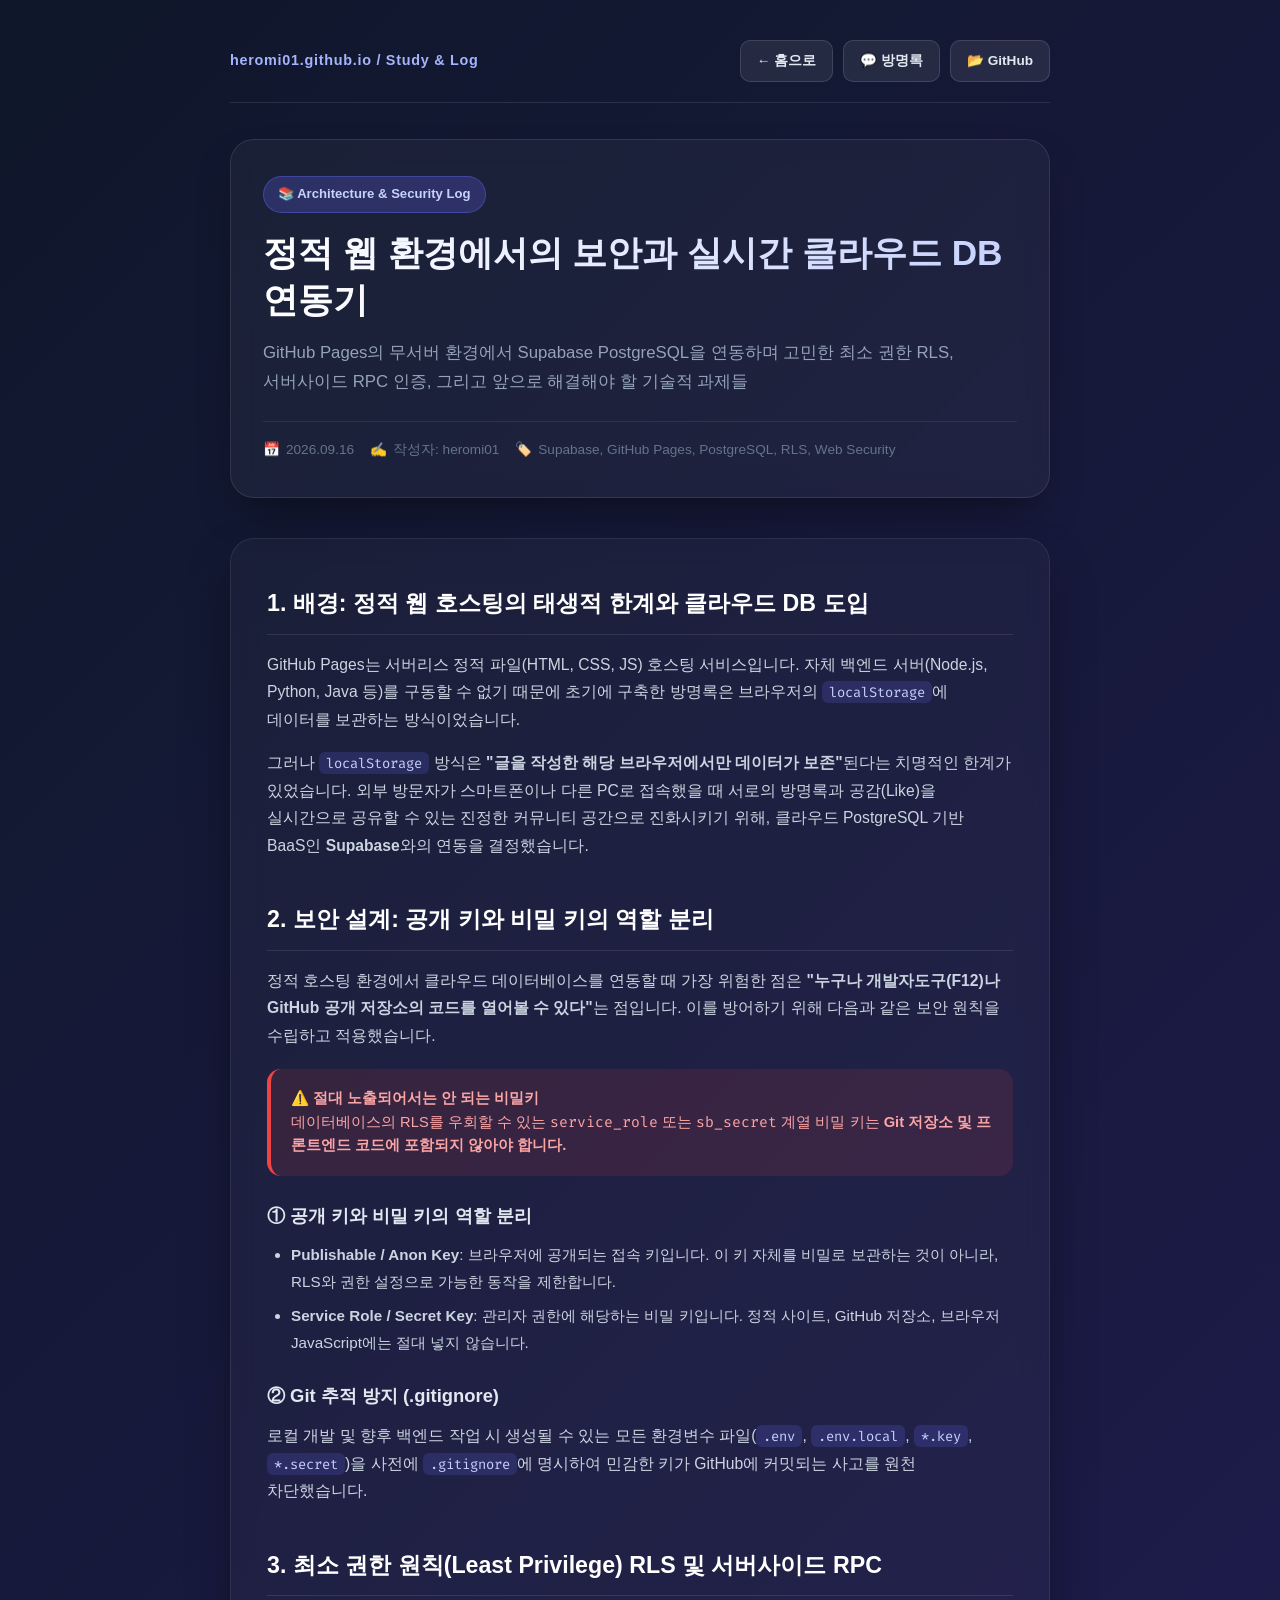
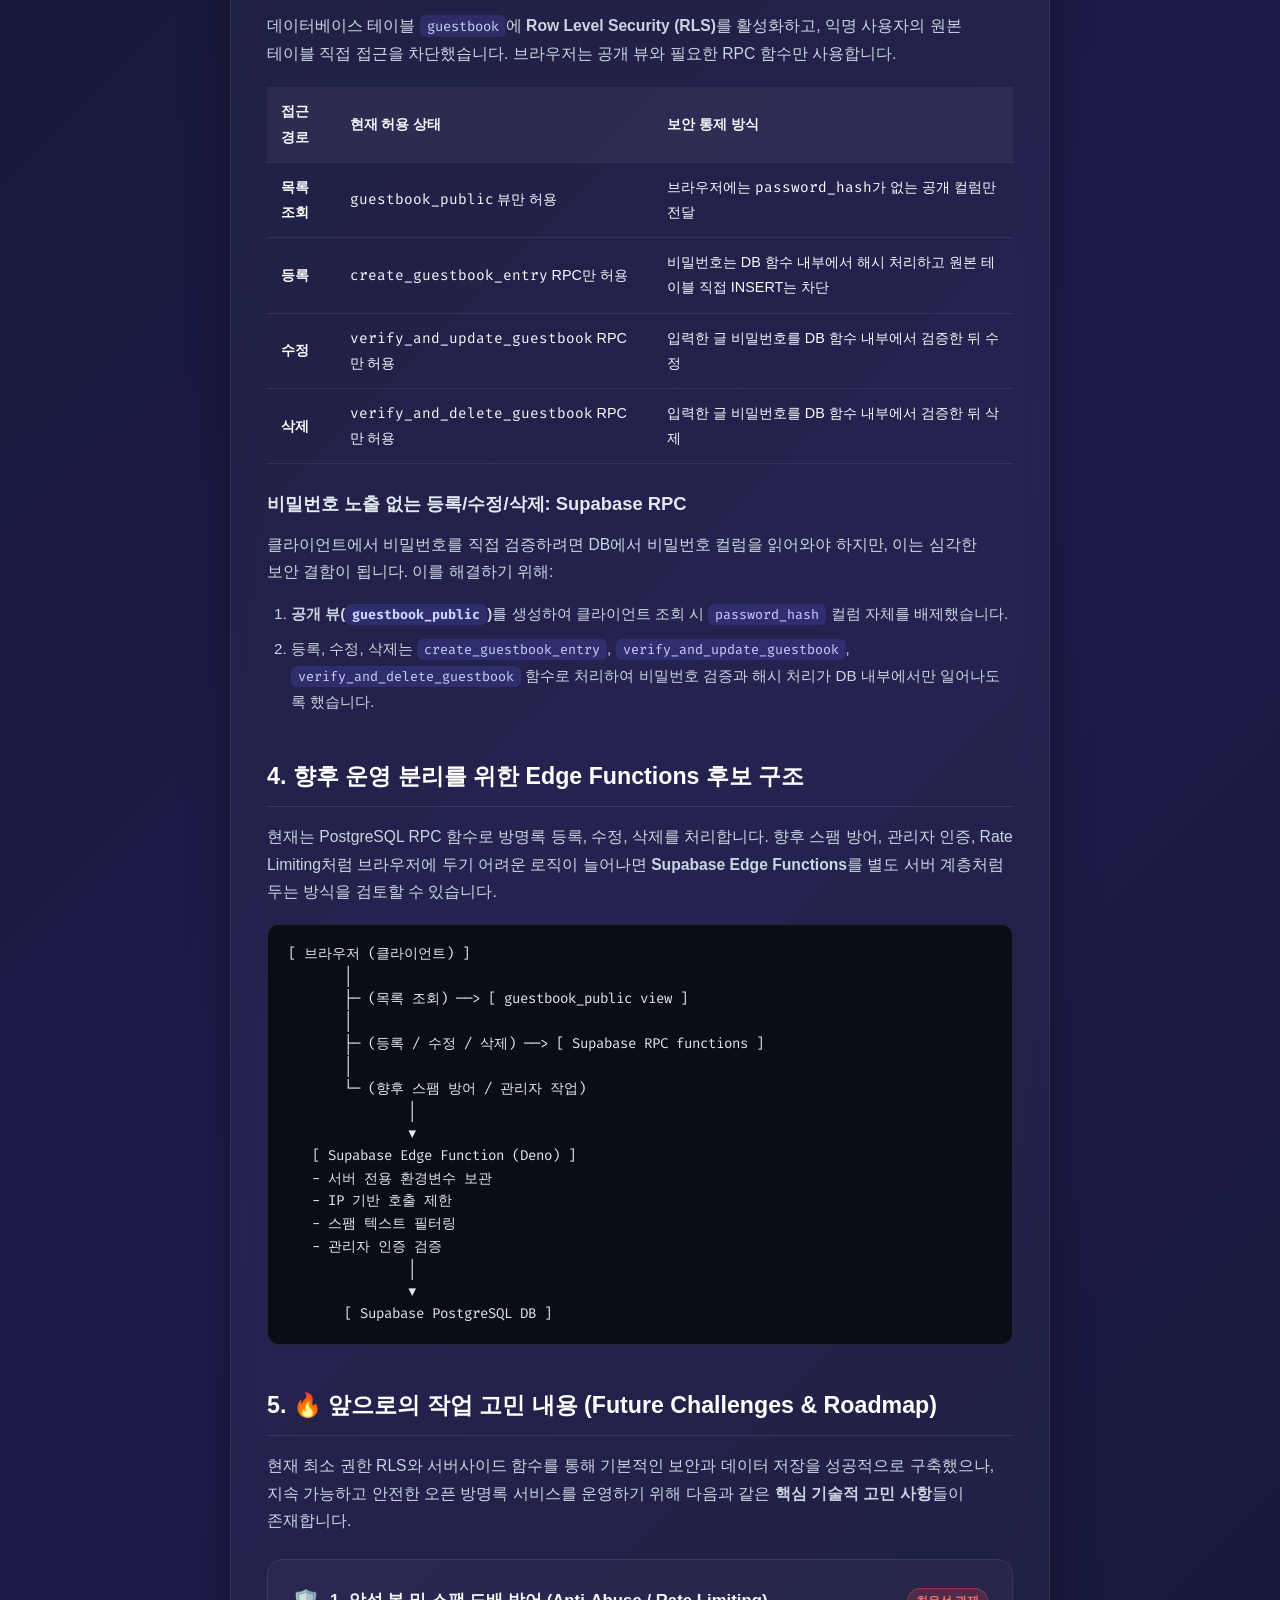
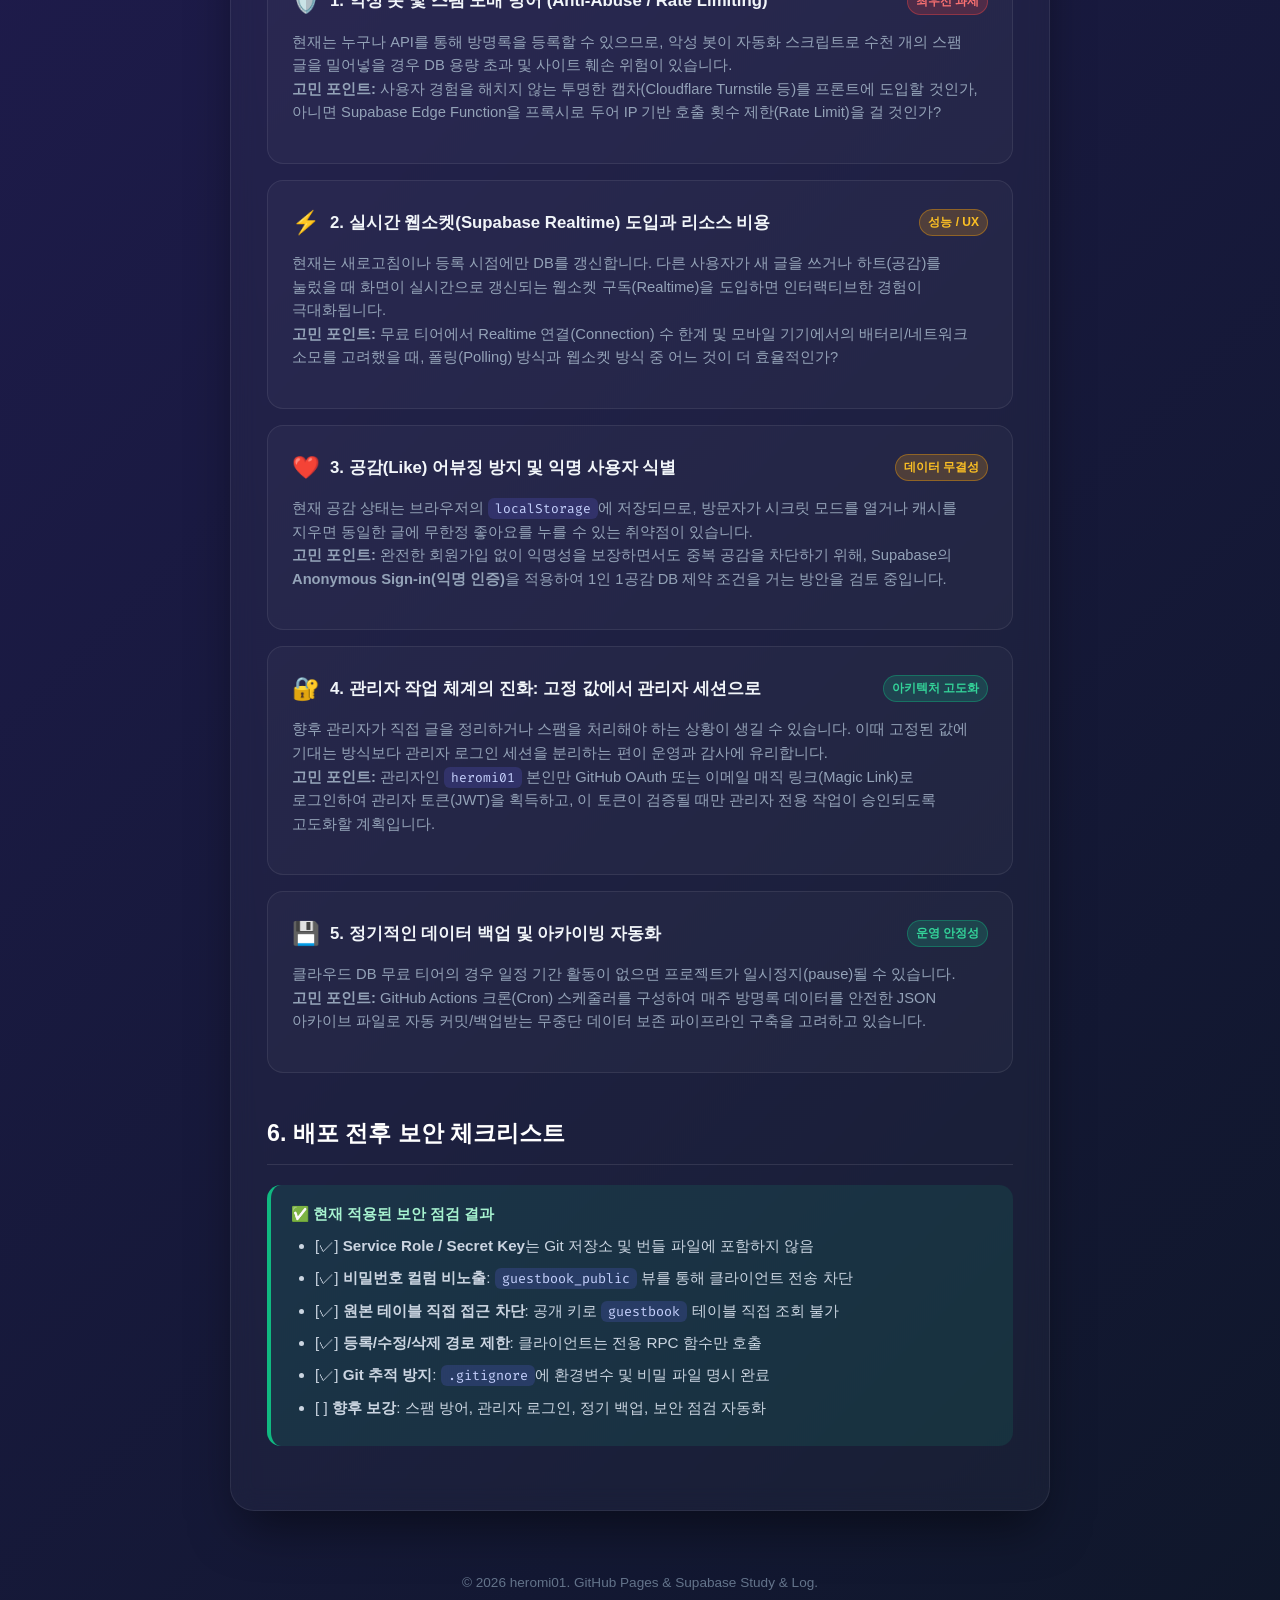
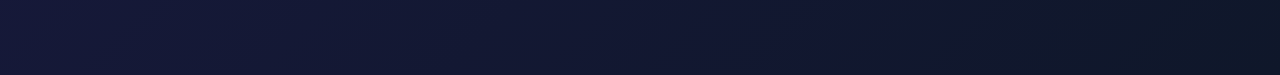
<file: pages/study-log.html>
<!DOCTYPE html>
<html lang="ko">
<head>
  <meta charset="UTF-8" />
  <meta name="viewport" content="width=device-width, initial-scale=1.0" />
  <title>Study & Log | heromi01</title>
  <link rel="preconnect" href="https://fonts.googleapis.com">
  <link rel="preconnect" href="https://fonts.gstatic.com" crossorigin>
  <link href="https://fonts.googleapis.com/css2?family=Pretendard:wght@300;400;500;600;700;800&family=Fira+Code:wght@400;500;600&display=swap" rel="stylesheet">
  <style>
    * {
      margin: 0;
      padding: 0;
      box-sizing: border-box;
      font-family: 'Pretendard', -apple-system, BlinkMacSystemFont, "Segoe UI", Roboto, sans-serif;
    }

    code, pre {
      font-family: 'Fira Code', Consolas, Monaco, monospace;
    }

    html {
      scroll-behavior: smooth;
    }

    body {
      min-height: 100vh;
      background: linear-gradient(135deg, #0f172a 0%, #1e1b4b 50%, #0f172a 100%);
      color: #f8fafc;
      padding: 40px 20px 80px;
      line-height: 1.75;
    }

    .container {
      max-width: 820px;
      margin: 0 auto;
    }

    /* Top Navigation */
    .top-nav {
      display: flex;
      align-items: center;
      justify-content: space-between;
      margin-bottom: 36px;
      padding-bottom: 20px;
      border-bottom: 1px solid rgba(255, 255, 255, 0.1);
      flex-wrap: wrap;
      gap: 12px;
    }

    .nav-links {
      display: flex;
      gap: 10px;
    }

    .btn-nav {
      display: inline-flex;
      align-items: center;
      gap: 6px;
      padding: 8px 16px;
      background: rgba(255, 255, 255, 0.08);
      color: #e2e8f0;
      border: 1px solid rgba(255, 255, 255, 0.12);
      border-radius: 10px;
      text-decoration: none;
      font-size: 0.85rem;
      font-weight: 600;
      transition: all 0.2s ease;
    }

    .btn-nav:hover {
      background: rgba(255, 255, 255, 0.16);
      transform: translateY(-2px);
      color: #ffffff;
    }

    .site-brand {
      font-size: 0.9rem;
      font-weight: 700;
      color: #a5b4fc;
      letter-spacing: 0.05em;
    }

    /* Article Header */
    .article-header {
      background: rgba(255, 255, 255, 0.04);
      border: 1px solid rgba(255, 255, 255, 0.1);
      border-radius: 24px;
      padding: 36px 32px;
      margin-bottom: 40px;
      box-shadow: 0 20px 40px -15px rgba(0, 0, 0, 0.5);
      backdrop-filter: blur(12px);
    }

    .category-badge {
      display: inline-block;
      padding: 6px 14px;
      background: rgba(99, 102, 241, 0.25);
      border: 1px solid rgba(99, 102, 241, 0.4);
      color: #c7d2fe;
      border-radius: 9999px;
      font-size: 0.82rem;
      font-weight: 600;
      margin-bottom: 16px;
    }

    .article-title {
      font-size: 2.2rem;
      font-weight: 800;
      line-height: 1.35;
      margin-bottom: 14px;
      background: linear-gradient(to right, #ffffff, #c7d2fe);
      -webkit-background-clip: text;
      -webkit-text-fill-color: transparent;
      word-break: keep-all;
    }

    .article-subtitle {
      font-size: 1.05rem;
      color: #94a3b8;
      margin-bottom: 24px;
      word-break: keep-all;
    }

    .article-meta {
      display: flex;
      align-items: center;
      gap: 16px;
      font-size: 0.85rem;
      color: #64748b;
      border-top: 1px solid rgba(255, 255, 255, 0.08);
      padding-top: 16px;
      flex-wrap: wrap;
    }

    .meta-item {
      display: flex;
      align-items: center;
      gap: 6px;
    }

    /* Content Layout */
    .content-body {
      background: rgba(255, 255, 255, 0.03);
      border: 1px solid rgba(255, 255, 255, 0.08);
      border-radius: 24px;
      padding: 44px 36px;
      box-shadow: 0 25px 50px -12px rgba(0, 0, 0, 0.5);
      backdrop-filter: blur(12px);
    }

    h2 {
      font-size: 1.45rem;
      font-weight: 800;
      color: #ffffff;
      margin-top: 40px;
      margin-bottom: 16px;
      padding-bottom: 10px;
      border-bottom: 1px solid rgba(255, 255, 255, 0.1);
      display: flex;
      align-items: center;
      gap: 10px;
    }

    h2:first-of-type {
      margin-top: 0;
    }

    h3 {
      font-size: 1.15rem;
      font-weight: 700;
      color: #e2e8f0;
      margin-top: 24px;
      margin-bottom: 10px;
    }

    p {
      color: #cbd5e1;
      font-size: 0.98rem;
      margin-bottom: 16px;
      word-break: keep-all;
    }

    ul, ol {
      color: #cbd5e1;
      font-size: 0.95rem;
      margin-bottom: 20px;
      padding-left: 24px;
    }

    li {
      margin-bottom: 8px;
    }

    /* Callout Boxes */
    .callout {
      border-radius: 14px;
      padding: 18px 20px;
      margin: 20px 0;
      font-size: 0.92rem;
      line-height: 1.6;
    }

    .callout-tip {
      background: rgba(16, 185, 129, 0.12);
      border-left: 4px solid #10b981;
      color: #a7f3d0;
    }

    .callout-warning {
      background: rgba(245, 158, 11, 0.12);
      border-left: 4px solid #f59e0b;
      color: #fde68a;
    }

    .callout-info {
      background: rgba(99, 102, 241, 0.12);
      border-left: 4px solid #6366f1;
      color: #c7d2fe;
    }

    .callout-danger {
      background: rgba(239, 68, 68, 0.12);
      border-left: 4px solid #ef4444;
      color: #fca5a5;
    }

    /* Code Blocks */
    pre {
      background: #090d16;
      border: 1px solid rgba(255, 255, 255, 0.1);
      border-radius: 12px;
      padding: 18px 20px;
      overflow-x: auto;
      margin: 18px 0;
      font-size: 0.88rem;
      line-height: 1.6;
      color: #e2e8f0;
    }

    p code, li code {
      background: rgba(99, 102, 241, 0.2);
      color: #c7d2fe;
      padding: 2px 7px;
      border-radius: 6px;
      font-size: 0.88em;
    }

    /* Table Styles */
    .table-wrapper {
      overflow-x: auto;
      margin: 20px 0;
    }

    table {
      width: 100%;
      border-collapse: collapse;
      font-size: 0.9rem;
      text-align: left;
    }

    th, td {
      padding: 12px 14px;
      border-bottom: 1px solid rgba(255, 255, 255, 0.08);
    }

    th {
      background: rgba(255, 255, 255, 0.05);
      color: #f1f5f9;
      font-weight: 700;
    }

    tr:hover td {
      background: rgba(255, 255, 255, 0.02);
    }

    /* Future Challenges Grid */
    .challenges-grid {
      display: grid;
      grid-template-columns: 1fr;
      gap: 16px;
      margin: 24px 0;
    }

    .challenge-card {
      background: rgba(255, 255, 255, 0.03);
      border: 1px solid rgba(255, 255, 255, 0.08);
      border-radius: 16px;
      padding: 22px 24px;
      transition: all 0.3s ease;
    }

    .challenge-card:hover {
      border-color: rgba(99, 102, 241, 0.4);
      background: rgba(255, 255, 255, 0.05);
      transform: translateY(-2px);
    }

    .challenge-header {
      display: flex;
      align-items: center;
      gap: 10px;
      margin-bottom: 10px;
    }

    .challenge-icon {
      font-size: 1.4rem;
    }

    .challenge-title {
      font-size: 1.05rem;
      font-weight: 700;
      color: #f1f5f9;
    }

    .challenge-badge {
      font-size: 0.75rem;
      padding: 2px 8px;
      border-radius: 9999px;
      font-weight: 600;
      margin-left: auto;
    }

    .badge-urgent {
      background: rgba(239, 68, 68, 0.2);
      color: #f87171;
      border: 1px solid rgba(239, 68, 68, 0.4);
    }

    .badge-medium {
      background: rgba(245, 158, 11, 0.2);
      color: #fbbf24;
      border: 1px solid rgba(245, 158, 11, 0.4);
    }

    .badge-future {
      background: rgba(16, 185, 129, 0.2);
      color: #34d399;
      border: 1px solid rgba(16, 185, 129, 0.4);
    }

    .challenge-desc {
      font-size: 0.92rem;
      color: #94a3b8;
      line-height: 1.6;
    }

    /* Footer */
    footer {
      margin-top: 60px;
      text-align: center;
      font-size: 0.85rem;
      color: #64748b;
    }

    @media (max-width: 640px) {
      body {
        padding: 20px 14px 60px;
      }
      .article-header {
        padding: 24px 20px;
      }
      .article-title {
        font-size: 1.7rem;
      }
      .content-body {
        padding: 28px 20px;
      }
    }
  </style>
</head>
<body>
  <div class="container">
    <!-- Navigation Bar -->
    <nav class="top-nav">
      <div class="site-brand">heromi01.github.io / Study & Log</div>
      <div class="nav-links">
        <a href="../index.html" class="btn-nav">← 홈으로</a>
        <a href="guestbook.html" class="btn-nav">💬 방명록</a>
        <a href="https://github.com/heromi01/heromi01.github.io" target="_blank" rel="noopener noreferrer" class="btn-nav">📂 GitHub</a>
      </div>
    </nav>

    <!-- Header Section -->
    <header class="article-header">
      <span class="category-badge">📚 Architecture & Security Log</span>
      <h1 class="article-title">정적 웹 환경에서의 보안과 실시간 클라우드 DB 연동기</h1>
      <p class="article-subtitle">
        GitHub Pages의 무서버 환경에서 Supabase PostgreSQL을 연동하며 고민한 최소 권한 RLS, 서버사이드 RPC 인증, 그리고 앞으로 해결해야 할 기술적 과제들
      </p>
      <div class="article-meta">
        <div class="meta-item">📅 <span>2026.09.16</span></div>
        <div class="meta-item">✍️ <span>작성자: heromi01</span></div>
        <div class="meta-item">🏷️ <span>Supabase, GitHub Pages, PostgreSQL, RLS, Web Security</span></div>
      </div>
    </header>

    <!-- Main Content Body -->
    <main class="content-body">
      <!-- Section 1 -->
      <h2>1. 배경: 정적 웹 호스팅의 태생적 한계와 클라우드 DB 도입</h2>
      <p>
        GitHub Pages는 서버리스 정적 파일(HTML, CSS, JS) 호스팅 서비스입니다. 
        자체 백엔드 서버(Node.js, Python, Java 등)를 구동할 수 없기 때문에 초기에 구축한 방명록은 브라우저의 <code>localStorage</code>에 데이터를 보관하는 방식이었습니다.
      </p>
      <p>
        그러나 <code>localStorage</code> 방식은 <strong>"글을 작성한 해당 브라우저에서만 데이터가 보존"</strong>된다는 치명적인 한계가 있었습니다. 
        외부 방문자가 스마트폰이나 다른 PC로 접속했을 때 서로의 방명록과 공감(Like)을 실시간으로 공유할 수 있는 진정한 커뮤니티 공간으로 진화시키기 위해, 클라우드 PostgreSQL 기반 BaaS인 <strong>Supabase</strong>와의 연동을 결정했습니다.
      </p>

      <!-- Section 2 -->
      <h2>2. 보안 설계: 공개 키와 비밀 키의 역할 분리</h2>
      <p>
        정적 호스팅 환경에서 클라우드 데이터베이스를 연동할 때 가장 위험한 점은 <strong>"누구나 개발자도구(F12)나 GitHub 공개 저장소의 코드를 열어볼 수 있다"</strong>는 점입니다. 이를 방어하기 위해 다음과 같은 보안 원칙을 수립하고 적용했습니다.
      </p>

      <div class="callout callout-danger">
        <strong>⚠️ 절대 노출되어서는 안 되는 비밀키</strong><br>
        데이터베이스의 RLS를 우회할 수 있는 <code>service_role</code> 또는 <code>sb_secret</code> 계열 비밀 키는 <strong>Git 저장소 및 프론트엔드 코드에 포함되지 않아야 합니다.</strong>
      </div>

      <h3>① 공개 키와 비밀 키의 역할 분리</h3>
      <ul>
        <li><strong>Publishable / Anon Key</strong>: 브라우저에 공개되는 접속 키입니다. 이 키 자체를 비밀로 보관하는 것이 아니라, RLS와 권한 설정으로 가능한 동작을 제한합니다.</li>
        <li><strong>Service Role / Secret Key</strong>: 관리자 권한에 해당하는 비밀 키입니다. 정적 사이트, GitHub 저장소, 브라우저 JavaScript에는 절대 넣지 않습니다.</li>
      </ul>

      <h3>② Git 추적 방지 (.gitignore)</h3>
      <p>
        로컬 개발 및 향후 백엔드 작업 시 생성될 수 있는 모든 환경변수 파일(<code>.env</code>, <code>.env.local</code>, <code>*.key</code>, <code>*.secret</code>)을 사전에 <code>.gitignore</code>에 명시하여 민감한 키가 GitHub에 커밋되는 사고를 원천 차단했습니다.
      </p>

      <!-- Section 3 -->
      <h2>3. 최소 권한 원칙(Least Privilege) RLS 및 서버사이드 RPC</h2>
      <p>
        데이터베이스 테이블 <code>guestbook</code>에 <strong>Row Level Security (RLS)</strong>를 활성화하고, 익명 사용자의 원본 테이블 직접 접근을 차단했습니다. 브라우저는 공개 뷰와 필요한 RPC 함수만 사용합니다.
      </p>

      <div class="table-wrapper">
        <table>
          <thead>
            <tr>
              <th>접근 경로</th>
              <th>현재 허용 상태</th>
              <th>보안 통제 방식</th>
            </tr>
          </thead>
          <tbody>
            <tr>
              <td><strong>목록 조회</strong></td>
              <td><code>guestbook_public</code> 뷰만 허용</td>
              <td>브라우저에는 <code>password_hash</code>가 없는 공개 컬럼만 전달</td>
            </tr>
            <tr>
              <td><strong>등록</strong></td>
              <td><code>create_guestbook_entry</code> RPC만 허용</td>
              <td>비밀번호는 DB 함수 내부에서 해시 처리하고 원본 테이블 직접 INSERT는 차단</td>
            </tr>
            <tr>
              <td><strong>수정</strong></td>
              <td><code>verify_and_update_guestbook</code> RPC만 허용</td>
              <td>입력한 글 비밀번호를 DB 함수 내부에서 검증한 뒤 수정</td>
            </tr>
            <tr>
              <td><strong>삭제</strong></td>
              <td><code>verify_and_delete_guestbook</code> RPC만 허용</td>
              <td>입력한 글 비밀번호를 DB 함수 내부에서 검증한 뒤 삭제</td>
            </tr>
          </tbody>
        </table>
      </div>

      <h3>비밀번호 노출 없는 등록/수정/삭제: Supabase RPC</h3>
      <p>
        클라이언트에서 비밀번호를 직접 검증하려면 DB에서 비밀번호 컬럼을 읽어와야 하지만, 이는 심각한 보안 결함이 됩니다.
        이를 해결하기 위해:
      </p>
      <ol>
        <li><strong>공개 뷰(<code>guestbook_public</code>)</strong>를 생성하여 클라이언트 조회 시 <code>password_hash</code> 컬럼 자체를 배제했습니다.</li>
        <li>등록, 수정, 삭제는 <code>create_guestbook_entry</code>, <code>verify_and_update_guestbook</code>, <code>verify_and_delete_guestbook</code> 함수로 처리하여 비밀번호 검증과 해시 처리가 DB 내부에서만 일어나도록 했습니다.</li>
      </ol>

      <!-- Section 4 -->
      <h2>4. 향후 운영 분리를 위한 Edge Functions 후보 구조</h2>
      <p>
        현재는 PostgreSQL RPC 함수로 방명록 등록, 수정, 삭제를 처리합니다. 향후 스팸 방어, 관리자 인증, Rate Limiting처럼 브라우저에 두기 어려운 로직이 늘어나면 <strong>Supabase Edge Functions</strong>를 별도 서버 계층처럼 두는 방식을 검토할 수 있습니다.
      </p>

      <pre><code>[ 브라우저 (클라이언트) ]
       │
       ├─ (목록 조회) ──> [ guestbook_public view ]
       │
       ├─ (등록 / 수정 / 삭제) ──> [ Supabase RPC functions ]
       │
       └─ (향후 스팸 방어 / 관리자 작업)
               │
               ▼
   [ Supabase Edge Function (Deno) ]
   - 서버 전용 환경변수 보관
   - IP 기반 호출 제한
   - 스팸 텍스트 필터링
   - 관리자 인증 검증
               │
               ▼
       [ Supabase PostgreSQL DB ]</code></pre>

      <!-- Section 5: 핵심 요구사항 (앞으로의 작업 고민 내용) -->
      <h2>5. 🔥 앞으로의 작업 고민 내용 (Future Challenges & Roadmap)</h2>
      <p>
        현재 최소 권한 RLS와 서버사이드 함수를 통해 기본적인 보안과 데이터 저장을 성공적으로 구축했으나, 지속 가능하고 안전한 오픈 방명록 서비스를 운영하기 위해 다음과 같은 <strong>핵심 기술적 고민 사항</strong>들이 존재합니다.
      </p>

      <div class="challenges-grid">
        <!-- Challenge 1 -->
        <div class="challenge-card">
          <div class="challenge-header">
            <span class="challenge-icon">🛡️</span>
            <span class="challenge-title">1. 악성 봇 및 스팸 도배 방어 (Anti-Abuse / Rate Limiting)</span>
            <span class="challenge-badge badge-urgent">최우선 과제</span>
          </div>
          <p class="challenge-desc">
            현재는 누구나 API를 통해 방명록을 등록할 수 있으므로, 악성 봇이 자동화 스크립트로 수천 개의 스팸 글을 밀어넣을 경우 DB 용량 초과 및 사이트 훼손 위험이 있습니다.<br>
            <strong>고민 포인트:</strong> 사용자 경험을 해치지 않는 투명한 캡차(Cloudflare Turnstile 등)를 프론트에 도입할 것인가, 아니면 Supabase Edge Function을 프록시로 두어 IP 기반 호출 횟수 제한(Rate Limit)을 걸 것인가?
          </p>
        </div>

        <!-- Challenge 2 -->
        <div class="challenge-card">
          <div class="challenge-header">
            <span class="challenge-icon">⚡</span>
            <span class="challenge-title">2. 실시간 웹소켓(Supabase Realtime) 도입과 리소스 비용</span>
            <span class="challenge-badge badge-medium">성능 / UX</span>
          </div>
          <p class="challenge-desc">
            현재는 새로고침이나 등록 시점에만 DB를 갱신합니다. 다른 사용자가 새 글을 쓰거나 하트(공감)를 눌렀을 때 화면이 실시간으로 갱신되는 웹소켓 구독(Realtime)을 도입하면 인터랙티브한 경험이 극대화됩니다.<br>
            <strong>고민 포인트:</strong> 무료 티어에서 Realtime 연결(Connection) 수 한계 및 모바일 기기에서의 배터리/네트워크 소모를 고려했을 때, 폴링(Polling) 방식과 웹소켓 방식 중 어느 것이 더 효율적인가?
          </p>
        </div>

        <!-- Challenge 3 -->
        <div class="challenge-card">
          <div class="challenge-header">
            <span class="challenge-icon">❤️</span>
            <span class="challenge-title">3. 공감(Like) 어뷰징 방지 및 익명 사용자 식별</span>
            <span class="challenge-badge badge-medium">데이터 무결성</span>
          </div>
          <p class="challenge-desc">
            현재 공감 상태는 브라우저의 <code>localStorage</code>에 저장되므로, 방문자가 시크릿 모드를 열거나 캐시를 지우면 동일한 글에 무한정 좋아요를 누를 수 있는 취약점이 있습니다.<br>
            <strong>고민 포인트:</strong> 완전한 회원가입 없이 익명성을 보장하면서도 중복 공감을 차단하기 위해, Supabase의 <strong>Anonymous Sign-in(익명 인증)</strong>을 적용하여 1인 1공감 DB 제약 조건을 거는 방안을 검토 중입니다.
          </p>
        </div>

        <!-- Challenge 4 -->
        <div class="challenge-card">
          <div class="challenge-header">
            <span class="challenge-icon">🔐</span>
            <span class="challenge-title">4. 관리자 작업 체계의 진화: 고정 값에서 관리자 세션으로</span>
            <span class="challenge-badge badge-future">아키텍처 고도화</span>
          </div>
          <p class="challenge-desc">
            향후 관리자가 직접 글을 정리하거나 스팸을 처리해야 하는 상황이 생길 수 있습니다. 이때 고정된 값에 기대는 방식보다 관리자 로그인 세션을 분리하는 편이 운영과 감사에 유리합니다.<br>
            <strong>고민 포인트:</strong> 관리자인 <code>heromi01</code> 본인만 GitHub OAuth 또는 이메일 매직 링크(Magic Link)로 로그인하여 관리자 토큰(JWT)을 획득하고, 이 토큰이 검증될 때만 관리자 전용 작업이 승인되도록 고도화할 계획입니다.
          </p>
        </div>

        <!-- Challenge 5 -->
        <div class="challenge-card">
          <div class="challenge-header">
            <span class="challenge-icon">💾</span>
            <span class="challenge-title">5. 정기적인 데이터 백업 및 아카이빙 자동화</span>
            <span class="challenge-badge badge-future">운영 안정성</span>
          </div>
          <p class="challenge-desc">
            클라우드 DB 무료 티어의 경우 일정 기간 활동이 없으면 프로젝트가 일시정지(pause)될 수 있습니다.<br>
            <strong>고민 포인트:</strong> GitHub Actions 크론(Cron) 스케줄러를 구성하여 매주 방명록 데이터를 안전한 JSON 아카이브 파일로 자동 커밋/백업받는 무중단 데이터 보존 파이프라인 구축을 고려하고 있습니다.
          </p>
        </div>
      </div>

      <!-- Section 6 -->
      <h2>6. 배포 전후 보안 체크리스트</h2>
      <div class="callout callout-tip">
        <strong>✅ 현재 적용된 보안 점검 결과</strong>
        <ul style="margin-top: 8px; margin-bottom: 0;">
          <li>[✓] <strong>Service Role / Secret Key</strong>는 Git 저장소 및 번들 파일에 포함하지 않음</li>
          <li>[✓] <strong>비밀번호 컬럼 비노출</strong>: <code>guestbook_public</code> 뷰를 통해 클라이언트 전송 차단</li>
          <li>[✓] <strong>원본 테이블 직접 접근 차단</strong>: 공개 키로 <code>guestbook</code> 테이블 직접 조회 불가</li>
          <li>[✓] <strong>등록/수정/삭제 경로 제한</strong>: 클라이언트는 전용 RPC 함수만 호출</li>
          <li>[✓] <strong>Git 추적 방지</strong>: <code>.gitignore</code>에 환경변수 및 비밀 파일 명시 완료</li>
          <li>[ ] <strong>향후 보강</strong>: 스팸 방어, 관리자 로그인, 정기 백업, 보안 점검 자동화</li>
        </ul>
      </div>
    </main>

    <!-- Footer -->
    <footer>
      © 2026 heromi01. GitHub Pages & Supabase Study & Log.
    </footer>
  </div>
</body>
</html>
</file>
